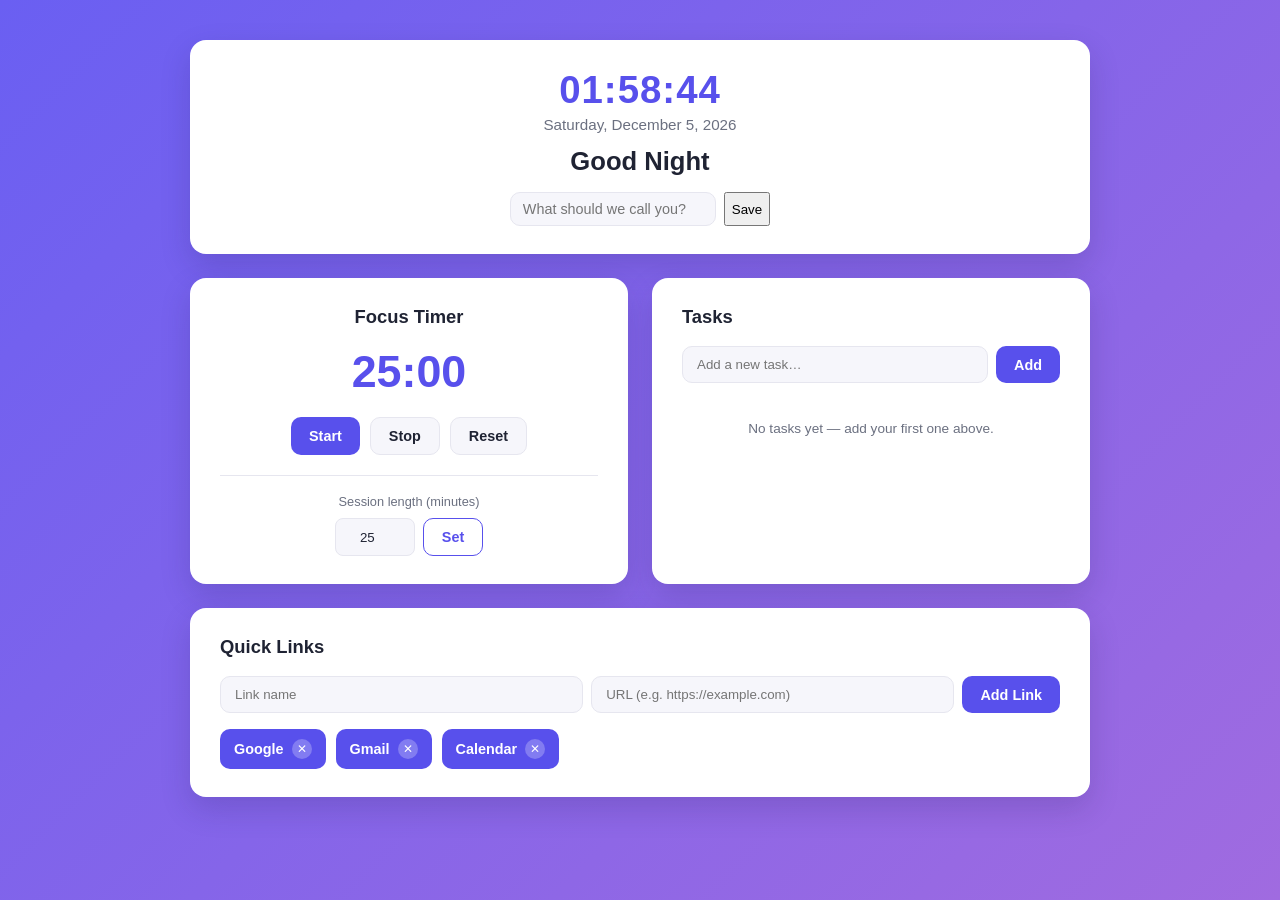
<file: index.html>
<!DOCTYPE html>
<html lang="en">
<head>
<meta charset="UTF-8">
<meta name="viewport" content="width=device-width, initial-scale=1.0">
<title>Daily Focus Dashboard</title>

<link rel="stylesheet" href="style.css">

</head>
<body>

<div class="dashboard">

  <!-- Greeting -->
  <section class="card card--greeting">
    <div class="clock" id="clock">--:--:--</div>
    <div class="date" id="date">Loading date…</div>
    <h1 class="greeting" id="greeting">Hello</h1>

    <div class="name-edit">
      <input type="text" id="nameInput" placeholder="What should we call you?" maxlength="20">
      <button id="saveNameBtn">Save</button>
    </div>
  </section>

  <div class="row">

    <!-- Focus Timer -->
    <section class="card card--timer">
      <h2>Focus Timer</h2>
      <div class="timer-display" id="timerDisplay">25:00</div>

      <div class="timer-controls">
        <button id="startBtn" class="btn btn--primary">Start</button>
        <button id="stopBtn" class="btn btn--muted">Stop</button>
        <button id="resetBtn" class="btn btn--muted">Reset</button>
      </div>

      <div class="timer-settings">
        <label for="durationInput">Session length (minutes)</label>
        <div class="timer-settings__row">
          <input type="number" id="durationInput" min="1" max="180" value="25">
          <button id="setDurationBtn" class="btn btn--ghost">Set</button>
        </div>
      </div>
    </section>

    <!-- Tasks -->
    <section class="card card--tasks">
      <h2>Tasks</h2>

      <form id="taskForm" class="task-form">
        <input type="text" id="taskInput" placeholder="Add a new task…" maxlength="80" autocomplete="off">
        <button type="submit" class="btn btn--primary">Add</button>
      </form>

      <ul class="task-list" id="taskList"></ul>
      <p class="empty-state" id="taskEmptyState">No tasks yet — add your first one above.</p>
    </section>

  </div>

  <!-- Quick Links -->
  <section class="card card--links">
    <h2>Quick Links</h2>

    <form id="linkForm" class="link-form">
      <input type="text" id="linkNameInput" placeholder="Link name" maxlength="20">
      <input type="url" id="linkUrlInput" placeholder="URL (e.g. https://example.com)">
      <button type="submit" class="btn btn--primary">Add Link</button>
    </form>

    <div class="link-list" id="linkList"></div>
  </section>

</div>

<script src="script.js"></script>

</body>
</html>
</file>
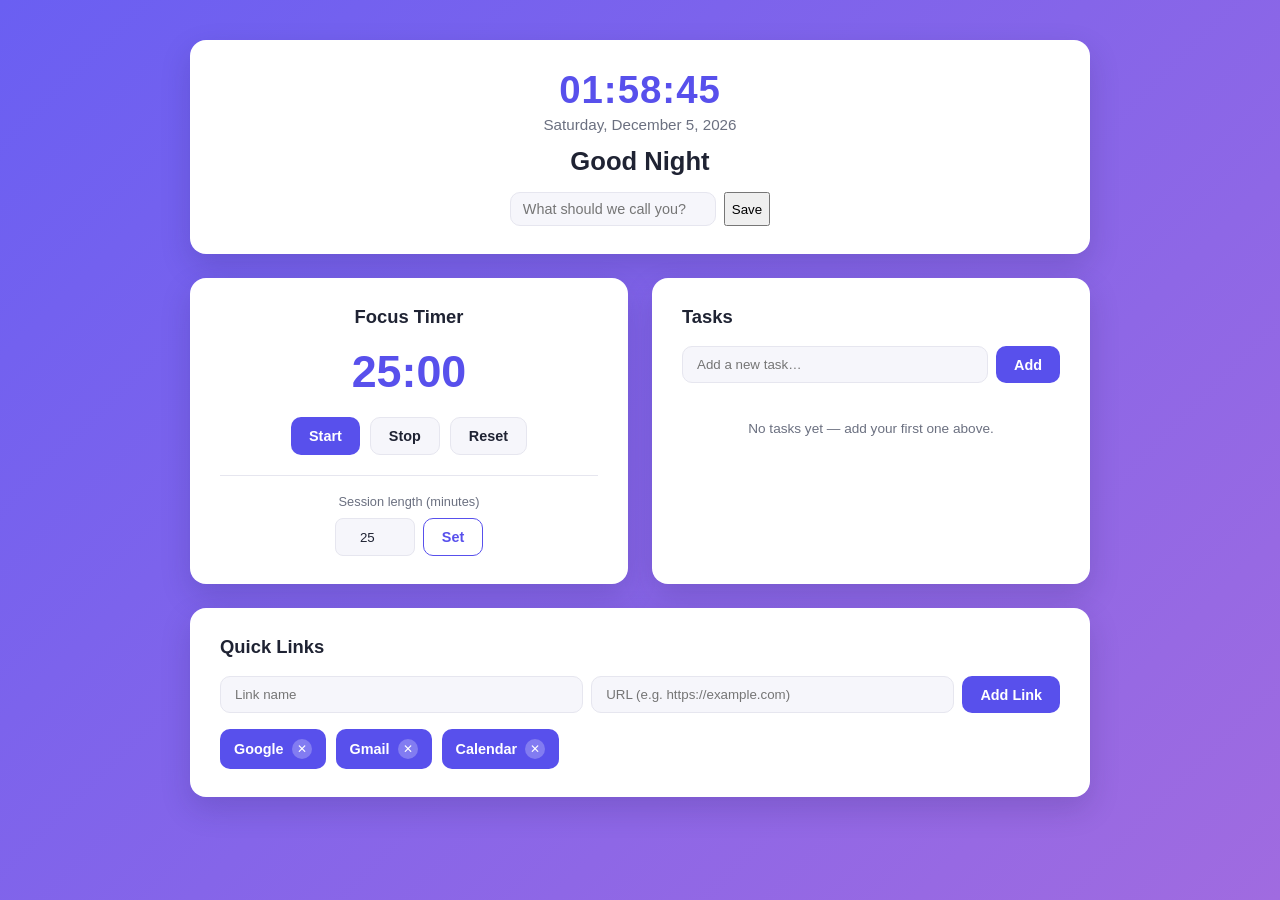
<file: daily-dashboard/index.html>
<!DOCTYPE html>
<html lang="en">
<head>
<meta charset="UTF-8">
<meta name="viewport" content="width=device-width, initial-scale=1.0">
<title>Daily Focus Dashboard</title>
<link rel="stylesheet" href="css/style.css">
</head>
<body>

  <div class="dashboard">

    <!-- Greeting -->
    <section class="card card--greeting">
      <div class="clock" id="clock">--:--:--</div>
      <div class="date" id="date">Loading date…</div>
      <h1 class="greeting" id="greeting">Hello</h1>

      <div class="name-edit">
        <input type="text" id="nameInput" placeholder="What should we call you?" maxlength="20">
        <button id="saveNameBtn">Save</button>
      </div>
    </section>

    <div class="row">

      <!-- Focus Timer -->
      <section class="card card--timer">
        <h2>Focus Timer</h2>
        <div class="timer-display" id="timerDisplay">25:00</div>

        <div class="timer-controls">
          <button id="startBtn" class="btn btn--primary">Start</button>
          <button id="stopBtn" class="btn btn--muted">Stop</button>
          <button id="resetBtn" class="btn btn--muted">Reset</button>
        </div>

        <div class="timer-settings">
          <label for="durationInput">Session length (minutes)</label>
          <div class="timer-settings__row">
            <input type="number" id="durationInput" min="1" max="180" value="25">
            <button id="setDurationBtn" class="btn btn--ghost">Set</button>
          </div>
        </div>
      </section>

      <!-- Tasks -->
      <section class="card card--tasks">
        <h2>Tasks</h2>

        <form id="taskForm" class="task-form">
          <input type="text" id="taskInput" placeholder="Add a new task…" maxlength="80" autocomplete="off">
          <button type="submit" class="btn btn--primary">Add</button>
        </form>

        <ul class="task-list" id="taskList"></ul>
        <p class="empty-state" id="taskEmptyState">No tasks yet — add your first one above.</p>
      </section>

    </div>

    <!-- Quick Links -->
    <section class="card card--links">
      <h2>Quick Links</h2>

      <form id="linkForm" class="link-form">
        <input type="text" id="linkNameInput" placeholder="Link name" maxlength="20">
        <input type="url" id="linkUrlInput" placeholder="URL (e.g. https://example.com)">
        <button type="submit" class="btn btn--primary">Add Link</button>
      </form>

      <div class="link-list" id="linkList"></div>
    </section>

  </div>

  <script src="js/script.js"></script>
</body>
</html>
</file>
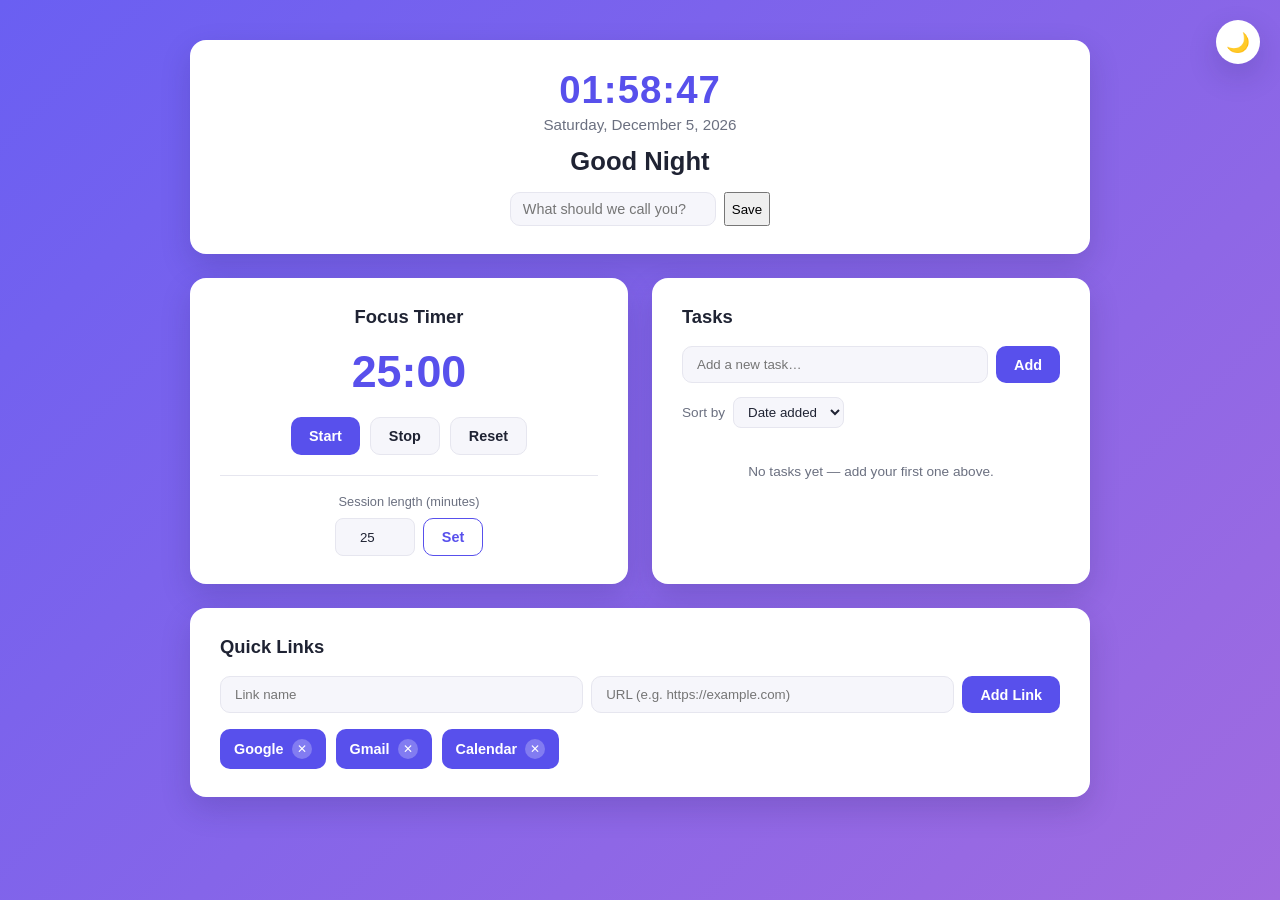
<file: focus-dashboard/focus-dashboard/index.html>
<!DOCTYPE html>
<html lang="en">
<head>
<meta charset="UTF-8">
<meta name="viewport" content="width=device-width, initial-scale=1.0">
<title>Daily Focus Dashboard</title>
<link rel="stylesheet" href="css/style.css">
</head>
<body>

  <button id="themeToggle" class="theme-toggle" aria-label="Toggle dark mode" title="Toggle light / dark mode">🌙</button>

  <div class="dashboard">

    <!-- Greeting -->
    <section class="card card--greeting">
      <div class="clock" id="clock">--:--:--</div>
      <div class="date" id="date">Loading date…</div>
      <h1 class="greeting" id="greeting">Hello</h1>

      <div class="name-edit">
        <input type="text" id="nameInput" placeholder="What should we call you?" maxlength="20">
        <button id="saveNameBtn">Save</button>
      </div>
    </section>

    <div class="row">

      <!-- Focus Timer -->
      <section class="card card--timer">
        <h2>Focus Timer</h2>
        <div class="timer-display" id="timerDisplay">25:00</div>

        <div class="timer-controls">
          <button id="startBtn" class="btn btn--primary">Start</button>
          <button id="stopBtn" class="btn btn--muted">Stop</button>
          <button id="resetBtn" class="btn btn--muted">Reset</button>
        </div>

        <div class="timer-settings">
          <label for="durationInput">Session length (minutes)</label>
          <div class="timer-settings__row">
            <input type="number" id="durationInput" min="1" max="180" value="25">
            <button id="setDurationBtn" class="btn btn--ghost">Set</button>
          </div>
        </div>
      </section>

      <!-- Tasks -->
      <section class="card card--tasks">
        <h2>Tasks</h2>

        <form id="taskForm" class="task-form">
          <input type="text" id="taskInput" placeholder="Add a new task…" maxlength="80" autocomplete="off">
          <button type="submit" class="btn btn--primary">Add</button>
        </form>

        <div class="task-toolbar">
          <label for="sortSelect">Sort by</label>
          <select id="sortSelect">
            <option value="created">Date added</option>
            <option value="alpha">A → Z</option>
            <option value="status">Status</option>
          </select>
        </div>

        <ul class="task-list" id="taskList"></ul>
        <p class="empty-state" id="taskEmptyState">No tasks yet — add your first one above.</p>
      </section>

    </div>

    <!-- Quick Links -->
    <section class="card card--links">
      <h2>Quick Links</h2>

      <form id="linkForm" class="link-form">
        <input type="text" id="linkNameInput" placeholder="Link name" maxlength="20">
        <input type="url" id="linkUrlInput" placeholder="URL (e.g. https://example.com)">
        <button type="submit" class="btn btn--primary">Add Link</button>
      </form>

      <div class="link-list" id="linkList"></div>
    </section>

  </div>

  <script src="js/script.js"></script>
</body>
</html>
</file>
<file: style.css>
/* ==========================================================
   Daily Focus Dashboard — styles
   ========================================================== */

:root {
  --bg-start: #6a5ff2;
  --bg-end: #a06be0;
  --card-bg: #ffffff;
  --card-text: #1f2333;
  --muted-text: #6b7080;
  --accent: #5850ec;
  --accent-hover: #4740d4;
  --border: #e6e6ef;
  --danger: #ef5c6e;
  --danger-hover: #d9495a;
  --input-bg: #f6f6fb;
  --shadow: 0 12px 30px rgba(35, 25, 90, 0.18);
  --radius: 16px;
}

* { box-sizing: border-box; }

body {
  margin: 0;
  min-height: 100vh;
  font-family: "Segoe UI", Roboto, -apple-system, BlinkMacSystemFont, sans-serif;
  background: linear-gradient(135deg, var(--bg-start), var(--bg-end));
  color: var(--card-text);
  padding: 40px 20px 80px;
}

.dashboard {
  max-width: 900px;
  margin: 0 auto;
  display: flex;
  flex-direction: column;
  gap: 24px;
}

.card {
  background: var(--card-bg);
  border-radius: var(--radius);
  box-shadow: var(--shadow);
  padding: 28px 30px;
}

.card h2 {
  margin: 0 0 18px;
  font-size: 1.15rem;
  font-weight: 700;
}

/* ---------- Greeting card ---------- */
.card--greeting { text-align: center; }

.clock {
  font-size: 2.4rem;
  font-weight: 700;
  color: var(--accent);
  letter-spacing: 1px;
}

.date {
  color: var(--muted-text);
  margin-top: 4px;
  font-size: 0.95rem;
}

.greeting {
  margin: 14px 0 4px;
  font-size: 1.6rem;
  font-weight: 700;
}

.name-edit {
  margin-top: 16px;
  display: flex;
  gap: 8px;
  justify-content: center;
  flex-wrap: wrap;
}

.name-edit input {
  padding: 8px 12px;
  border: 1px solid var(--border);
  border-radius: 10px;
  background: var(--input-bg);
  color: var(--card-text);
  font-size: 0.9rem;
  min-width: 200px;
}

/* ---------- Layout row ---------- */
.row {
  display: grid;
  grid-template-columns: 1fr 1fr;
  gap: 24px;
}

@media (max-width: 700px) {
  .row { grid-template-columns: 1fr; }
}

/* ---------- Buttons ---------- */
.btn {
  border: none;
  border-radius: 10px;
  padding: 10px 18px;
  font-size: 0.9rem;
  font-weight: 600;
  cursor: pointer;
  transition: background 0.2s ease, transform 0.1s ease;
}
.btn:active { transform: scale(0.97); }

.btn--primary {
  background: var(--accent);
  color: #fff;
}
.btn--primary:hover { background: var(--accent-hover); }

.btn--muted {
  background: var(--input-bg);
  color: var(--card-text);
  border: 1px solid var(--border);
}
.btn--muted:hover { background: var(--border); }

.btn--ghost {
  background: transparent;
  border: 1px solid var(--accent);
  color: var(--accent);
}
.btn--ghost:hover { background: var(--accent); color: #fff; }

/* ---------- Focus timer ---------- */
.card--timer { text-align: center; }

.timer-display {
  font-size: 2.8rem;
  font-weight: 700;
  color: var(--accent);
  margin: 8px 0 20px;
  font-variant-numeric: tabular-nums;
}

.timer-controls {
  display: flex;
  justify-content: center;
  gap: 10px;
  margin-bottom: 20px;
}

.timer-settings {
  border-top: 1px solid var(--border);
  padding-top: 16px;
}

.timer-settings label {
  font-size: 0.8rem;
  color: var(--muted-text);
}

.timer-settings__row {
  display: flex;
  justify-content: center;
  gap: 8px;
  margin-top: 8px;
}

.timer-settings__row input {
  width: 80px;
  padding: 8px;
  border: 1px solid var(--border);
  border-radius: 8px;
  background: var(--input-bg);
  color: var(--card-text);
  text-align: center;
}

/* ---------- Tasks ---------- */
.task-form {
  display: flex;
  gap: 8px;
  margin-bottom: 14px;
}

.task-form input {
  flex: 1;
  padding: 10px 14px;
  border: 1px solid var(--border);
  border-radius: 10px;
  background: var(--input-bg);
  color: var(--card-text);
  transition: border-color 0.2s ease;
}

.task-form input.duplicate-warning {
  border-color: var(--danger);
}
.task-form input.duplicate-warning::placeholder {
  color: var(--danger);
}

.task-list {
  list-style: none;
  margin: 0;
  padding: 0;
  display: flex;
  flex-direction: column;
  gap: 8px;
  max-height: 280px;
  overflow-y: auto;
}

.task-item {
  display: flex;
  align-items: center;
  gap: 10px;
  padding: 10px 12px;
  border: 1px solid var(--border);
  border-radius: 10px;
  background: var(--input-bg);
}

.task-item.done .task-text {
  text-decoration: line-through;
  color: var(--muted-text);
}

.task-item input[type="checkbox"] {
  width: 18px;
  height: 18px;
  accent-color: var(--accent);
  flex-shrink: 0;
}

.task-text {
  flex: 1;
  word-break: break-word;
  outline: none;
  padding: 2px 4px;
  border-radius: 4px;
}

.task-text[contenteditable="true"]:focus {
  background: var(--card-bg);
  box-shadow: 0 0 0 2px var(--accent);
}

.task-item .delete-btn {
  background: var(--danger);
  color: #fff;
  border: none;
  border-radius: 8px;
  padding: 6px 12px;
  font-size: 0.8rem;
  font-weight: 600;
  cursor: pointer;
}
.task-item .delete-btn:hover { background: var(--danger-hover); }

.empty-state {
  color: var(--muted-text);
  font-size: 0.85rem;
  text-align: center;
  padding: 10px 0;
  display: none;
}

/* ---------- Quick links ---------- */
.link-form {
  display: flex;
  gap: 8px;
  flex-wrap: wrap;
  margin-bottom: 16px;
}

.link-form input {
  flex: 1;
  min-width: 140px;
  padding: 10px 14px;
  border: 1px solid var(--border);
  border-radius: 10px;
  background: var(--input-bg);
  color: var(--card-text);
}

.link-list {
  display: flex;
  flex-wrap: wrap;
  gap: 10px;
}

.link-chip {
  display: flex;
  align-items: center;
  gap: 8px;
  background: var(--accent);
  color: #fff;
  padding: 10px 14px;
  border-radius: 10px;
  font-weight: 600;
  font-size: 0.9rem;
  text-decoration: none;
  cursor: pointer;
  border: none;
}
.link-chip:hover { background: var(--accent-hover); }

.link-chip .remove-link {
  background: rgba(255, 255, 255, 0.25);
  border: none;
  color: #fff;
  width: 20px;
  height: 20px;
  border-radius: 50%;
  cursor: pointer;
  font-size: 0.75rem;
  line-height: 1;
  display: flex;
  align-items: center;
  justify-content: center;
}
.link-chip .remove-link:hover { background: rgba(255, 255, 255, 0.45); }
</file>
<file: daily-dashboard/css/style.css>
/* ==========================================================
   Daily Focus Dashboard — styles
   ========================================================== */

:root {
  --bg-start: #6a5ff2;
  --bg-end: #a06be0;
  --card-bg: #ffffff;
  --card-text: #1f2333;
  --muted-text: #6b7080;
  --accent: #5850ec;
  --accent-hover: #4740d4;
  --border: #e6e6ef;
  --danger: #ef5c6e;
  --danger-hover: #d9495a;
  --input-bg: #f6f6fb;
  --shadow: 0 12px 30px rgba(35, 25, 90, 0.18);
  --radius: 16px;
}

* { box-sizing: border-box; }

body {
  margin: 0;
  min-height: 100vh;
  font-family: "Segoe UI", Roboto, -apple-system, BlinkMacSystemFont, sans-serif;
  background: linear-gradient(135deg, var(--bg-start), var(--bg-end));
  color: var(--card-text);
  padding: 40px 20px 80px;
}

.dashboard {
  max-width: 900px;
  margin: 0 auto;
  display: flex;
  flex-direction: column;
  gap: 24px;
}

.card {
  background: var(--card-bg);
  border-radius: var(--radius);
  box-shadow: var(--shadow);
  padding: 28px 30px;
}

.card h2 {
  margin: 0 0 18px;
  font-size: 1.15rem;
  font-weight: 700;
}

/* ---------- Greeting card ---------- */
.card--greeting { text-align: center; }

.clock {
  font-size: 2.4rem;
  font-weight: 700;
  color: var(--accent);
  letter-spacing: 1px;
}

.date {
  color: var(--muted-text);
  margin-top: 4px;
  font-size: 0.95rem;
}

.greeting {
  margin: 14px 0 4px;
  font-size: 1.6rem;
  font-weight: 700;
}

.name-edit {
  margin-top: 16px;
  display: flex;
  gap: 8px;
  justify-content: center;
  flex-wrap: wrap;
}

.name-edit input {
  padding: 8px 12px;
  border: 1px solid var(--border);
  border-radius: 10px;
  background: var(--input-bg);
  color: var(--card-text);
  font-size: 0.9rem;
  min-width: 200px;
}

/* ---------- Layout row ---------- */
.row {
  display: grid;
  grid-template-columns: 1fr 1fr;
  gap: 24px;
}

@media (max-width: 700px) {
  .row { grid-template-columns: 1fr; }
}

/* ---------- Buttons ---------- */
.btn {
  border: none;
  border-radius: 10px;
  padding: 10px 18px;
  font-size: 0.9rem;
  font-weight: 600;
  cursor: pointer;
  transition: background 0.2s ease, transform 0.1s ease;
}
.btn:active { transform: scale(0.97); }

.btn--primary {
  background: var(--accent);
  color: #fff;
}
.btn--primary:hover { background: var(--accent-hover); }

.btn--muted {
  background: var(--input-bg);
  color: var(--card-text);
  border: 1px solid var(--border);
}
.btn--muted:hover { background: var(--border); }

.btn--ghost {
  background: transparent;
  border: 1px solid var(--accent);
  color: var(--accent);
}
.btn--ghost:hover { background: var(--accent); color: #fff; }

/* ---------- Focus timer ---------- */
.card--timer { text-align: center; }

.timer-display {
  font-size: 2.8rem;
  font-weight: 700;
  color: var(--accent);
  margin: 8px 0 20px;
  font-variant-numeric: tabular-nums;
}

.timer-controls {
  display: flex;
  justify-content: center;
  gap: 10px;
  margin-bottom: 20px;
}

.timer-settings {
  border-top: 1px solid var(--border);
  padding-top: 16px;
}

.timer-settings label {
  font-size: 0.8rem;
  color: var(--muted-text);
}

.timer-settings__row {
  display: flex;
  justify-content: center;
  gap: 8px;
  margin-top: 8px;
}

.timer-settings__row input {
  width: 80px;
  padding: 8px;
  border: 1px solid var(--border);
  border-radius: 8px;
  background: var(--input-bg);
  color: var(--card-text);
  text-align: center;
}

/* ---------- Tasks ---------- */
.task-form {
  display: flex;
  gap: 8px;
  margin-bottom: 14px;
}

.task-form input {
  flex: 1;
  padding: 10px 14px;
  border: 1px solid var(--border);
  border-radius: 10px;
  background: var(--input-bg);
  color: var(--card-text);
  transition: border-color 0.2s ease;
}

.task-form input.duplicate-warning {
  border-color: var(--danger);
}
.task-form input.duplicate-warning::placeholder {
  color: var(--danger);
}

.task-list {
  list-style: none;
  margin: 0;
  padding: 0;
  display: flex;
  flex-direction: column;
  gap: 8px;
  max-height: 280px;
  overflow-y: auto;
}

.task-item {
  display: flex;
  align-items: center;
  gap: 10px;
  padding: 10px 12px;
  border: 1px solid var(--border);
  border-radius: 10px;
  background: var(--input-bg);
}

.task-item.done .task-text {
  text-decoration: line-through;
  color: var(--muted-text);
}

.task-item input[type="checkbox"] {
  width: 18px;
  height: 18px;
  accent-color: var(--accent);
  flex-shrink: 0;
}

.task-text {
  flex: 1;
  word-break: break-word;
  outline: none;
  padding: 2px 4px;
  border-radius: 4px;
}

.task-text[contenteditable="true"]:focus {
  background: var(--card-bg);
  box-shadow: 0 0 0 2px var(--accent);
}

.task-item .delete-btn {
  background: var(--danger);
  color: #fff;
  border: none;
  border-radius: 8px;
  padding: 6px 12px;
  font-size: 0.8rem;
  font-weight: 600;
  cursor: pointer;
}
.task-item .delete-btn:hover { background: var(--danger-hover); }

.empty-state {
  color: var(--muted-text);
  font-size: 0.85rem;
  text-align: center;
  padding: 10px 0;
  display: none;
}

/* ---------- Quick links ---------- */
.link-form {
  display: flex;
  gap: 8px;
  flex-wrap: wrap;
  margin-bottom: 16px;
}

.link-form input {
  flex: 1;
  min-width: 140px;
  padding: 10px 14px;
  border: 1px solid var(--border);
  border-radius: 10px;
  background: var(--input-bg);
  color: var(--card-text);
}

.link-list {
  display: flex;
  flex-wrap: wrap;
  gap: 10px;
}

.link-chip {
  display: flex;
  align-items: center;
  gap: 8px;
  background: var(--accent);
  color: #fff;
  padding: 10px 14px;
  border-radius: 10px;
  font-weight: 600;
  font-size: 0.9rem;
  text-decoration: none;
  cursor: pointer;
  border: none;
}
.link-chip:hover { background: var(--accent-hover); }

.link-chip .remove-link {
  background: rgba(255, 255, 255, 0.25);
  border: none;
  color: #fff;
  width: 20px;
  height: 20px;
  border-radius: 50%;
  cursor: pointer;
  font-size: 0.75rem;
  line-height: 1;
  display: flex;
  align-items: center;
  justify-content: center;
}
.link-chip .remove-link:hover { background: rgba(255, 255, 255, 0.45); }
</file>
<file: focus-dashboard/focus-dashboard/css/style.css>
/* ==========================================================
   Daily Focus Dashboard — styles
   ========================================================== */

:root {
  --bg-start: #6a5ff2;
  --bg-end: #a06be0;
  --card-bg: #ffffff;
  --card-text: #1f2333;
  --muted-text: #6b7080;
  --accent: #5850ec;
  --accent-hover: #4740d4;
  --border: #e6e6ef;
  --danger: #ef5c6e;
  --danger-hover: #d9495a;
  --input-bg: #f6f6fb;
  --shadow: 0 12px 30px rgba(35, 25, 90, 0.18);
  --radius: 16px;
}

[data-theme="dark"] {
  --bg-start: #14152b;
  --bg-end: #2a1f4d;
  --card-bg: #1e2038;
  --card-text: #eceafb;
  --muted-text: #9a9cc0;
  --accent: #7c72ff;
  --accent-hover: #948bff;
  --border: #34365a;
  --danger: #ff6b7a;
  --danger-hover: #ff8590;
  --input-bg: #262845;
  --shadow: 0 12px 30px rgba(0, 0, 0, 0.4);
}

* { box-sizing: border-box; }

body {
  margin: 0;
  min-height: 100vh;
  font-family: "Segoe UI", Roboto, -apple-system, BlinkMacSystemFont, sans-serif;
  background: linear-gradient(135deg, var(--bg-start), var(--bg-end));
  color: var(--card-text);
  padding: 40px 20px 80px;
  transition: background 0.4s ease;
}

.dashboard {
  max-width: 900px;
  margin: 0 auto;
  display: flex;
  flex-direction: column;
  gap: 24px;
}

.card {
  background: var(--card-bg);
  border-radius: var(--radius);
  box-shadow: var(--shadow);
  padding: 28px 30px;
  transition: background 0.3s ease, color 0.3s ease;
}

.card h2 {
  margin: 0 0 18px;
  font-size: 1.15rem;
  font-weight: 700;
}

/* ---------- Greeting card ---------- */
.card--greeting { text-align: center; }

.clock {
  font-size: 2.4rem;
  font-weight: 700;
  color: var(--accent);
  letter-spacing: 1px;
}

.date {
  color: var(--muted-text);
  margin-top: 4px;
  font-size: 0.95rem;
}

.greeting {
  margin: 14px 0 4px;
  font-size: 1.6rem;
  font-weight: 700;
}

.name-edit {
  margin-top: 16px;
  display: flex;
  gap: 8px;
  justify-content: center;
  flex-wrap: wrap;
}

.name-edit input {
  padding: 8px 12px;
  border: 1px solid var(--border);
  border-radius: 10px;
  background: var(--input-bg);
  color: var(--card-text);
  font-size: 0.9rem;
  min-width: 200px;
}

/* ---------- Layout row ---------- */
.row {
  display: grid;
  grid-template-columns: 1fr 1fr;
  gap: 24px;
}

@media (max-width: 700px) {
  .row { grid-template-columns: 1fr; }
}

/* ---------- Buttons ---------- */
.btn {
  border: none;
  border-radius: 10px;
  padding: 10px 18px;
  font-size: 0.9rem;
  font-weight: 600;
  cursor: pointer;
  transition: background 0.2s ease, transform 0.1s ease;
}
.btn:active { transform: scale(0.97); }

.btn--primary {
  background: var(--accent);
  color: #fff;
}
.btn--primary:hover { background: var(--accent-hover); }

.btn--muted {
  background: var(--input-bg);
  color: var(--card-text);
  border: 1px solid var(--border);
}
.btn--muted:hover { background: var(--border); }

.btn--ghost {
  background: transparent;
  border: 1px solid var(--accent);
  color: var(--accent);
}
.btn--ghost:hover { background: var(--accent); color: #fff; }

.btn--danger {
  background: var(--danger);
  color: #fff;
}
.btn--danger:hover { background: var(--danger-hover); }

/* ---------- Focus timer ---------- */
.card--timer { text-align: center; }

.timer-display {
  font-size: 2.8rem;
  font-weight: 700;
  color: var(--accent);
  margin: 8px 0 20px;
  font-variant-numeric: tabular-nums;
}

.timer-controls {
  display: flex;
  justify-content: center;
  gap: 10px;
  margin-bottom: 20px;
}

.timer-settings {
  border-top: 1px solid var(--border);
  padding-top: 16px;
}

.timer-settings label {
  font-size: 0.8rem;
  color: var(--muted-text);
}

.timer-settings__row {
  display: flex;
  justify-content: center;
  gap: 8px;
  margin-top: 8px;
}

.timer-settings__row input {
  width: 80px;
  padding: 8px;
  border: 1px solid var(--border);
  border-radius: 8px;
  background: var(--input-bg);
  color: var(--card-text);
  text-align: center;
}

/* ---------- Tasks ---------- */
.task-form {
  display: flex;
  gap: 8px;
  margin-bottom: 14px;
}

.task-form input {
  flex: 1;
  padding: 10px 14px;
  border: 1px solid var(--border);
  border-radius: 10px;
  background: var(--input-bg);
  color: var(--card-text);
  transition: border-color 0.2s ease;
}

.task-form input.duplicate-warning {
  border-color: var(--danger);
}
.task-form input.duplicate-warning::placeholder {
  color: var(--danger);
}

.task-toolbar {
  display: flex;
  align-items: center;
  gap: 8px;
  margin-bottom: 12px;
  font-size: 0.85rem;
  color: var(--muted-text);
}

.task-toolbar select {
  padding: 6px 10px;
  border-radius: 8px;
  border: 1px solid var(--border);
  background: var(--input-bg);
  color: var(--card-text);
}

.task-list {
  list-style: none;
  margin: 0;
  padding: 0;
  display: flex;
  flex-direction: column;
  gap: 8px;
  max-height: 280px;
  overflow-y: auto;
}

.task-item {
  display: flex;
  align-items: center;
  gap: 10px;
  padding: 10px 12px;
  border: 1px solid var(--border);
  border-radius: 10px;
  background: var(--input-bg);
}

.task-item.done .task-text {
  text-decoration: line-through;
  color: var(--muted-text);
}

.task-item input[type="checkbox"] {
  width: 18px;
  height: 18px;
  accent-color: var(--accent);
  flex-shrink: 0;
}

.task-text {
  flex: 1;
  word-break: break-word;
  outline: none;
  padding: 2px 4px;
  border-radius: 4px;
}

.task-text[contenteditable="true"]:focus {
  background: var(--card-bg);
  box-shadow: 0 0 0 2px var(--accent);
}

.task-item .icon-btn {
  border: none;
  background: transparent;
  cursor: pointer;
  font-size: 0.95rem;
  padding: 4px 6px;
  border-radius: 6px;
  color: var(--muted-text);
}
.task-item .icon-btn:hover { background: var(--border); }

.task-item .delete-btn {
  background: var(--danger);
  color: #fff;
  border: none;
  border-radius: 8px;
  padding: 6px 12px;
  font-size: 0.8rem;
  font-weight: 600;
  cursor: pointer;
}
.task-item .delete-btn:hover { background: var(--danger-hover); }

.empty-state {
  color: var(--muted-text);
  font-size: 0.85rem;
  text-align: center;
  padding: 10px 0;
  display: none;
}

/* ---------- Quick links ---------- */
.link-form {
  display: flex;
  gap: 8px;
  flex-wrap: wrap;
  margin-bottom: 16px;
}

.link-form input {
  flex: 1;
  min-width: 140px;
  padding: 10px 14px;
  border: 1px solid var(--border);
  border-radius: 10px;
  background: var(--input-bg);
  color: var(--card-text);
}

.link-list {
  display: flex;
  flex-wrap: wrap;
  gap: 10px;
}

.link-chip {
  display: flex;
  align-items: center;
  gap: 8px;
  background: var(--accent);
  color: #fff;
  padding: 10px 14px;
  border-radius: 10px;
  font-weight: 600;
  font-size: 0.9rem;
  text-decoration: none;
  cursor: pointer;
  border: none;
}
.link-chip:hover { background: var(--accent-hover); }

.link-chip .remove-link {
  background: rgba(255,255,255,0.25);
  border: none;
  color: #fff;
  width: 20px;
  height: 20px;
  border-radius: 50%;
  cursor: pointer;
  font-size: 0.75rem;
  line-height: 1;
  display: flex;
  align-items: center;
  justify-content: center;
}
.link-chip .remove-link:hover { background: rgba(255,255,255,0.45); }

/* ---------- Theme toggle ---------- */
.theme-toggle {
  position: fixed;
  top: 20px;
  right: 20px;
  width: 44px;
  height: 44px;
  border-radius: 50%;
  border: none;
  background: var(--card-bg);
  color: var(--card-text);
  font-size: 1.2rem;
  cursor: pointer;
  box-shadow: var(--shadow);
  z-index: 10;
}
.theme-toggle:hover { transform: scale(1.05); }
</file>
